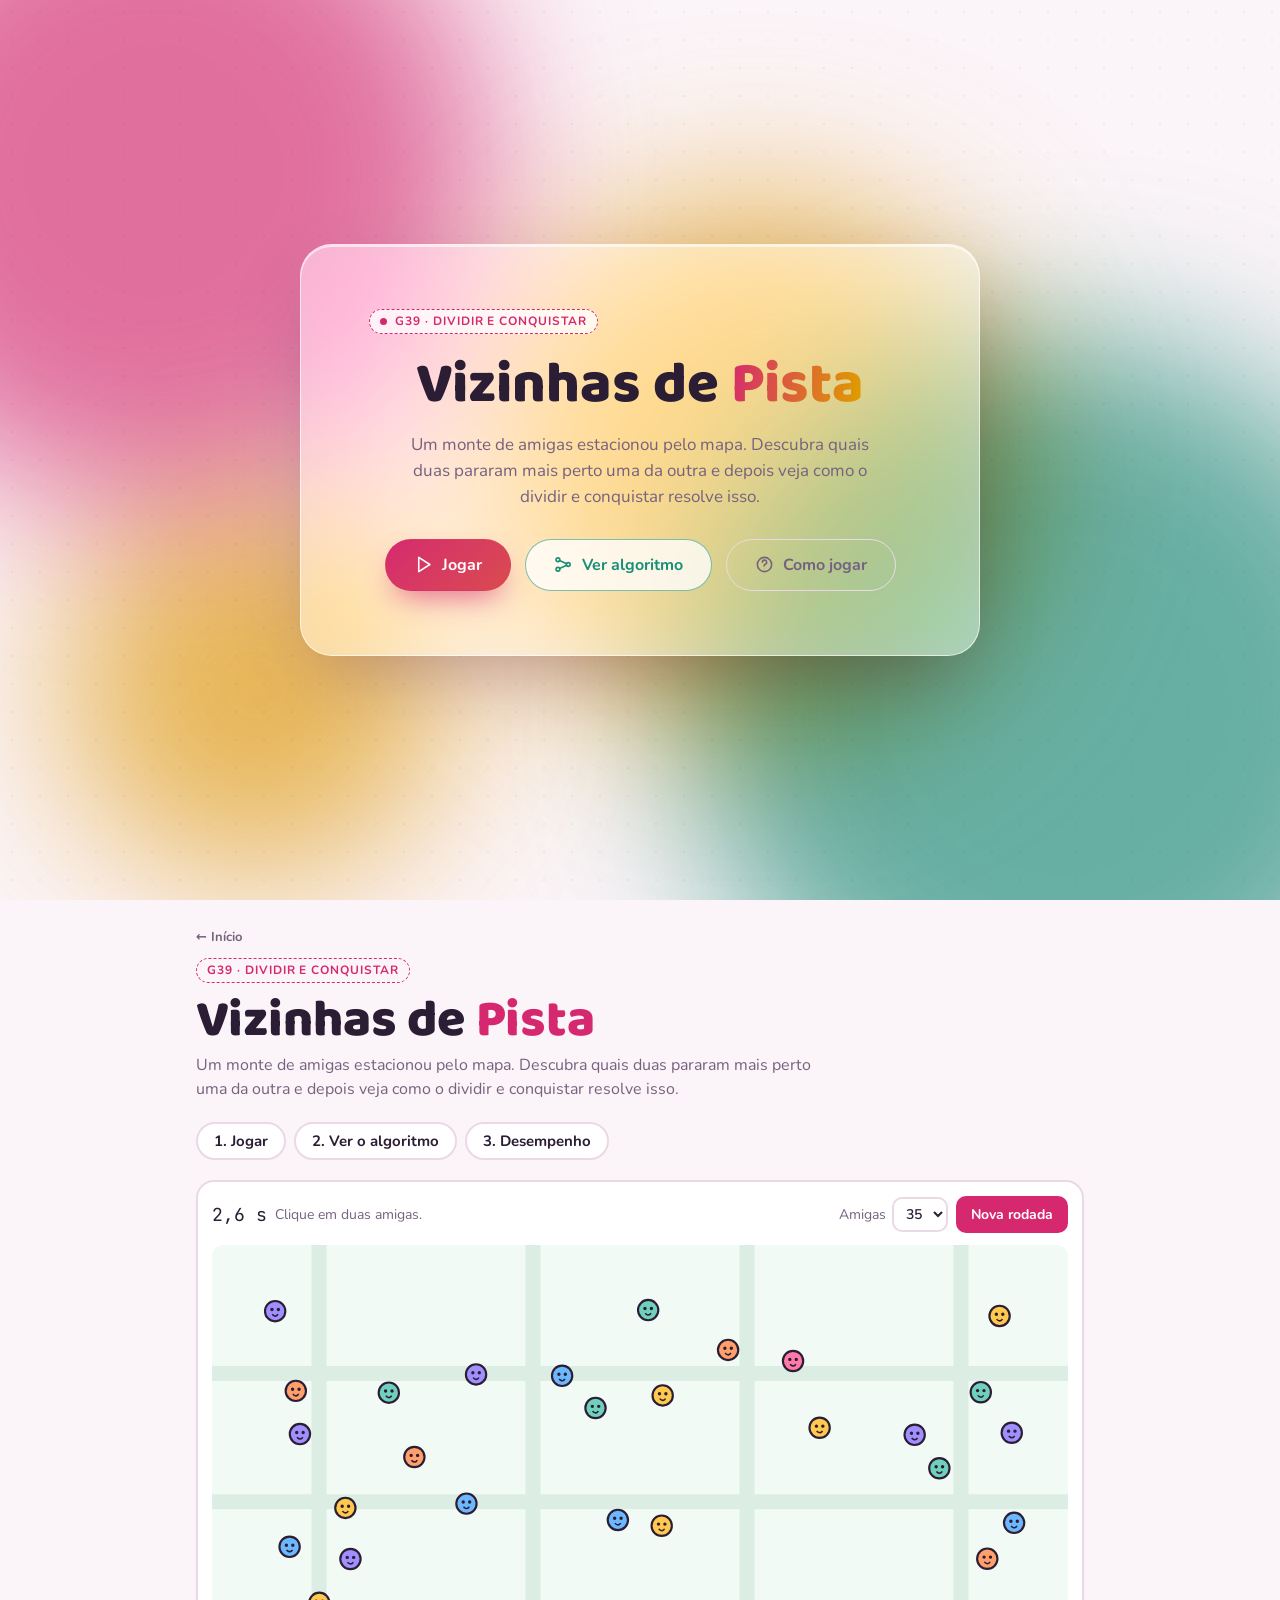
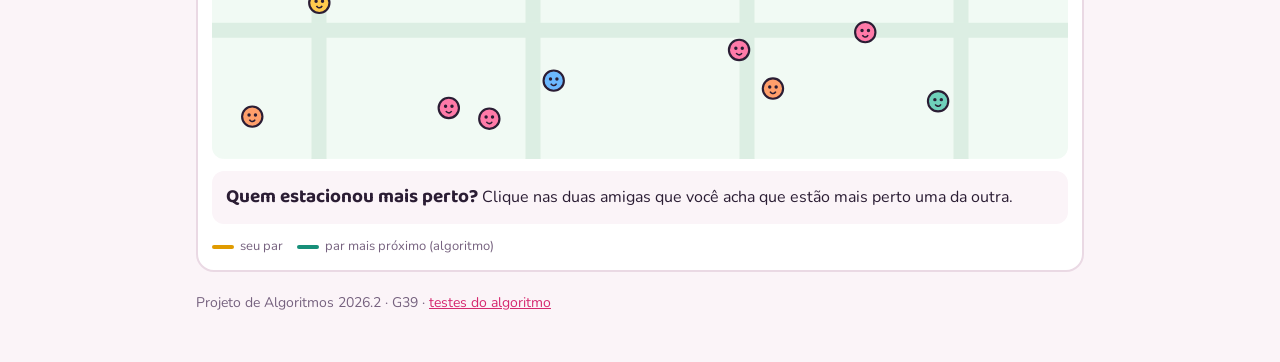
<file: index.html>
<!DOCTYPE html>
<html lang="pt-BR">
<head>
  <meta charset="utf-8">
  <meta name="viewport" content="width=device-width, initial-scale=1">
  <title>Vizinhas de Pista</title>
  <link rel="preconnect" href="https://fonts.googleapis.com">
  <link rel="stylesheet" href="https://fonts.googleapis.com/css2?family=Baloo+2:wght@600;800&family=Nunito:wght@400;600;700&family=JetBrains+Mono:wght@500&display=swap">
  <link rel="stylesheet" href="style.css">
</head>
<body>
  <div class="aura-fundo" aria-hidden="true">
    <span class="bolha bolha-1"></span>
    <span class="bolha bolha-2"></span>
    <span class="bolha bolha-3"></span>
    <span class="bolha bolha-4"></span>
    <span class="grade"></span>
  </div>

  <section class="tela-inicio" id="tela-inicio">
    <div class="cartao-inicio">
      <span class="selo"><i class="ponto-vivo"></i>G39 · Dividir e Conquistar</span>
      <h1>Vizinhas de <span class="gradiente">Pista</span></h1>
      <p class="missao">Um monte de amigas estacionou pelo mapa. Descubra quais duas pararam mais perto uma da outra e depois veja como o dividir e conquistar resolve isso.</p>
      <div class="botoes-inicio">
        <button type="button" class="principal" id="btnJogar">
          <svg viewBox="0 0 24 24" fill="none" stroke="currentColor" stroke-width="2" stroke-linecap="round" stroke-linejoin="round"><polygon points="6 3 20 12 6 21 6 3"></polygon></svg>
          Jogar
        </button>
        <button type="button" class="secundario" id="btnVerAlgoritmo">
          <svg viewBox="0 0 24 24" fill="none" stroke="currentColor" stroke-width="2" stroke-linecap="round" stroke-linejoin="round"><circle cx="5" cy="6" r="2.4"></circle><circle cx="5" cy="18" r="2.4"></circle><circle cx="18" cy="12" r="2.4"></circle><path d="M7 7l9 4M7 17l9-4"></path></svg>
          Ver algoritmo
        </button>
        <button type="button" class="fantasma" id="btnComoJogar">
          <svg viewBox="0 0 24 24" fill="none" stroke="currentColor" stroke-width="2" stroke-linecap="round" stroke-linejoin="round"><circle cx="12" cy="12" r="9"></circle><path d="M9.3 9.2a2.7 2.7 0 1 1 3.6 2.5c-.9.4-1.4 1-1.4 1.9v.3"></path><circle cx="12" cy="16.7" r=".4" fill="currentColor" stroke="none"></circle></svg>
          Como jogar
        </button>
      </div>
    </div>
  </section>

  <div class="pagina app" id="app" hidden>
    <header class="cabecalho">
      <button type="button" class="voltar" id="btnVoltarInicio" title="Voltar para o início">← Início</button>
      <span class="selo">G39 · Dividir e Conquistar</span>
      <h1>Vizinhas de <span>Pista</span></h1>
      <p class="missao">Um monte de amigas estacionou pelo mapa. Descubra quais duas pararam mais perto uma da outra e depois veja como o dividir e conquistar resolve isso.</p>
    </header>

    <nav class="abas" role="tablist">
      <button type="button" class="aba" role="tab" id="aba-jogar" data-aba="jogar">1. Jogar</button>
      <button type="button" class="aba" role="tab" id="aba-algoritmo" data-aba="algoritmo">2. Ver o algoritmo</button>
      <button type="button" class="aba" role="tab" id="aba-desempenho" data-aba="desempenho">3. Desempenho</button>
    </nav>

    <section class="painel" id="view-jogar">
      <div class="barra">
        <div class="grupo">
          <span class="numero" id="cronometro">0,0 s</span>
          <span class="dica" id="dica">Clique em duas amigas.</span>
        </div>
        <div class="grupo">
          <label for="nJogo">Amigas
            <select id="nJogo"><option>20</option><option selected>35</option><option>60</option></select>
          </label>
          <button type="button" class="principal" id="novaRodada">Nova rodada</button>
        </div>
      </div>
      <canvas id="cvJogo" aria-label="Mapa com as amigas estacionadas"></canvas>
      <p class="mensagem" id="msgJogo"></p>
      <div class="placar" id="placarJogo" hidden>
        <div class="voce"><span>Seu par</span><strong id="placarVoce">–</strong></div>
        <div class="par"><span>Par mais próximo</span><strong id="placarMelhor">–</strong></div>
        <div class="par"><span>Comparações (D&amp;C)</span><strong id="placarDc">–</strong></div>
        <div class="bruta"><span>Força bruta faria</span><strong id="placarForcaBruta">–</strong></div>
      </div>
      <p class="legenda">
        <span><i class="traco voce"></i>seu par</span>
        <span><i class="traco par"></i>par mais próximo (algoritmo)</span>
      </p>
    </section>

    <section class="painel" id="view-algoritmo" hidden>
      <canvas id="cvAlg" aria-label="Animação do algoritmo de par mais próximo"></canvas>
      <p class="legenda">
        <span><i class="traco destaque"></i>par sendo comparado</span>
        <span><i class="traco par"></i>melhor par de cada região resolvida</span>
        <span><i class="traco faixa"></i>faixa de largura 2δ</span>
      </p>
    </section>

    <section class="painel" id="view-desempenho" hidden></section>

    <footer class="rodape">
      <p>Projeto de Algoritmos 2026.2 · G39 · <a href="testes.html">testes do algoritmo</a></p>
    </footer>
  </div>

  <dialog class="modal-instrucoes" id="modalComoJogar">
    <h2>Como jogar</h2>
    <ol>
      <li>Escolha quantas amigas vão aparecer no mapa (20, 35 ou 60) e clique em <strong>Nova rodada</strong>.</li>
      <li>Olhe o mapa e ache, no olho, as duas amigas que pararam mais perto uma da outra.</li>
      <li>Clique nela, depois clique na outra, para formar seu par.</li>
      <li>O jogo mostra na hora se você acertou, comparando seu par com o par encontrado pelo algoritmo de dividir e conquistar.</li>
      <li>Quanto mais amigas no mapa, mais fácil o olho se confundir — e mais clara fica a vantagem do algoritmo.</li>
    </ol>
    <p class="dica-modal">Curiosidade: dá pra ver o algoritmo resolvendo o mesmo problema passo a passo na aba "Ver o algoritmo", e comparar a velocidade dele com a força bruta na aba "Desempenho".</p>
    <button type="button" class="principal" id="fecharModalComoJogar">Entendi</button>
  </dialog>

  <script src="par-mais-proximo.js"></script>
  <script src="desenho.js"></script>
  <script src="jogo.js"></script>
  <script src="animacao.js"></script>
  <script src="benchmark.js"></script>
  <script>
    const ABAS = ["jogar", "algoritmo", "desempenho"];
    const telaInicio = document.getElementById("tela-inicio");
    const app = document.getElementById("app");

    function mostrarAba(nome) {
      for (const aba of ABAS) {
        document.getElementById("view-" + aba).hidden = aba !== nome;
        document.getElementById("aba-" + aba).setAttribute("aria-selected", aba === nome);
      }
    }

    function mostrarTela(hash) {
      if (ABAS.includes(hash)) {
        telaInicio.hidden = true;
        app.hidden = false;
        mostrarAba(hash);
      } else {
        app.hidden = true;
        telaInicio.hidden = false;
      }
    }

    document.querySelectorAll(".aba").forEach(botao => {
      botao.addEventListener("click", () => { location.hash = botao.dataset.aba; });
    });
    document.getElementById("btnJogar").addEventListener("click", () => { location.hash = "jogar"; });
    document.getElementById("btnVerAlgoritmo").addEventListener("click", () => { location.hash = "algoritmo"; });
    document.getElementById("btnVoltarInicio").addEventListener("click", () => { location.hash = "inicio"; });

    const modalComoJogar = document.getElementById("modalComoJogar");
    document.getElementById("btnComoJogar").addEventListener("click", () => { modalComoJogar.showModal(); });
    document.getElementById("fecharModalComoJogar").addEventListener("click", () => { modalComoJogar.close(); });
    modalComoJogar.addEventListener("click", (evento) => {
      if (evento.target === modalComoJogar) modalComoJogar.close();
    });

    window.addEventListener("hashchange", () => mostrarTela(location.hash.slice(1)));
    mostrarTela(location.hash.slice(1));
  </script>
</body>
</html>
</file>
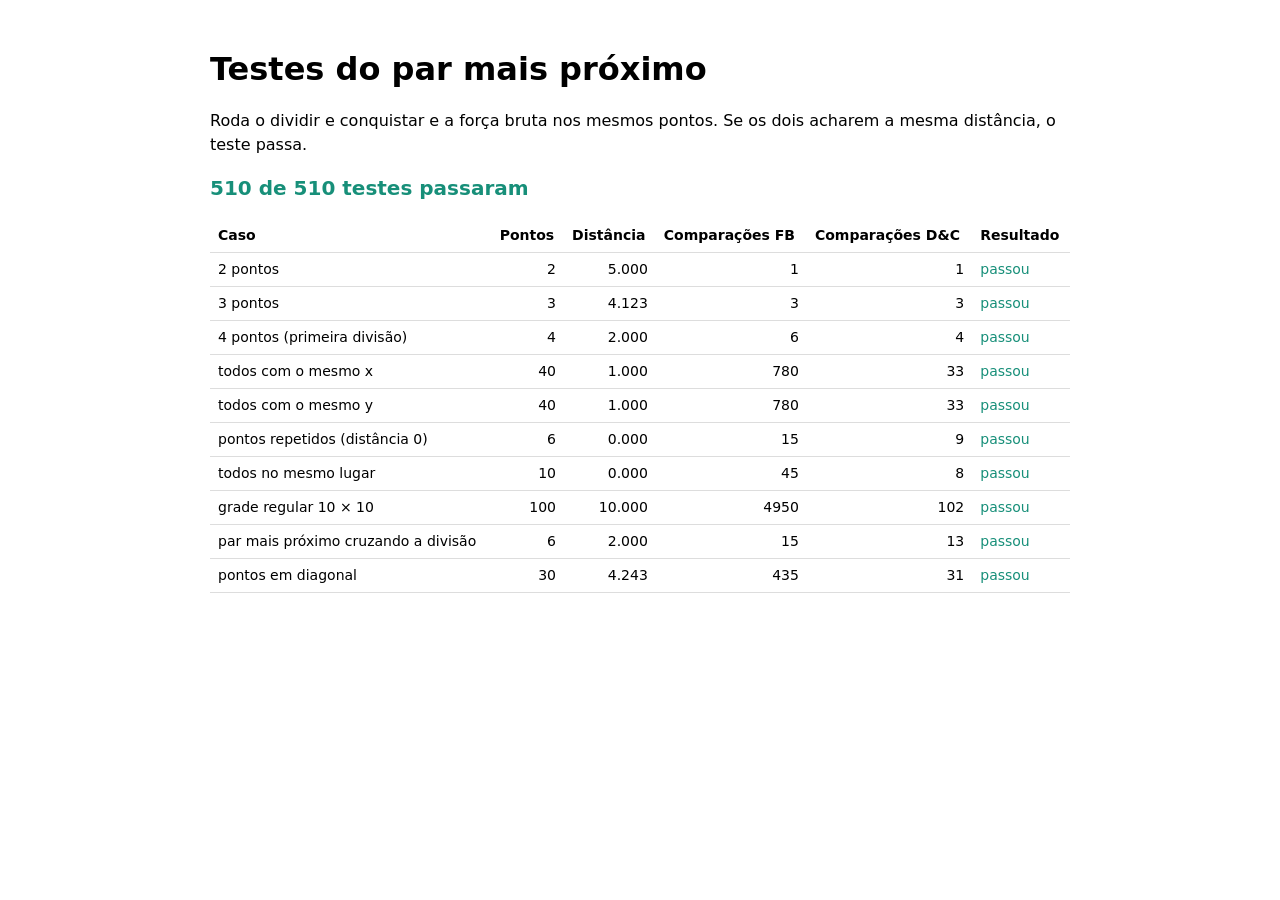
<file: testes.html>
<!DOCTYPE html>
<html lang="pt-BR">
<head>
<meta charset="utf-8">
<meta name="viewport" content="width=device-width, initial-scale=1">
<title>Testes · par mais próximo</title>
<style>
  body { font-family: system-ui, sans-serif; max-width: 860px; margin: 0 auto; padding: 24px 16px; line-height: 1.5; }
  h1 { margin-bottom: 4px; }
  .resumo { font-size: 20px; font-weight: 700; margin: 16px 0; }
  .ok { color: #178f79; }
  .falha { color: #c0264f; }
  table { width: 100%; border-collapse: collapse; font-size: 14px; }
  th, td { text-align: left; padding: 6px 8px; border-bottom: 1px solid #ddd; }
  td.num { text-align: right; font-variant-numeric: tabular-nums; }
  pre { background: #f4f4f4; padding: 8px; overflow-x: auto; font-size: 12px; max-height: 200px; }
</style>
</head>
<body>
  <h1>Testes do par mais próximo</h1>
  <p>Roda o dividir e conquistar e a força bruta nos mesmos pontos. Se os dois acharem a mesma distância, o teste passa.</p>
  <div class="resumo" id="resumo">Rodando…</div>
  <table>
    <thead><tr><th>Caso</th><th>Pontos</th><th>Distância</th><th>Comparações FB</th><th>Comparações D&amp;C</th><th>Resultado</th></tr></thead>
    <tbody id="especiais"></tbody>
  </table>
  <div id="falhas"></div>

  <script src="par-mais-proximo.js"></script>
  <script>
    // folga pequena porque as coordenadas sao numeros quebrados
    const mesmaDistancia = (d1, d2) => Math.abs(d1 - d2) < 1e-9;

    // com "inteiros" as coordenadas ficam entre 0 e 49, o que forca x iguais,
    // y iguais e pontos repetidos
    function pontosAleatorios(n, inteiros) {
      const pontos = [];
      for (let i = 0; i < n; i++) {
        const x = inteiros ? Math.floor(Math.random() * 50) : Math.random() * 1000;
        const y = inteiros ? Math.floor(Math.random() * 50) : Math.random() * 1000;
        pontos.push({ id: i + 1, x, y });
      }
      return pontos;
    }

    const comIds = coords => coords.map(([x, y], i) => ({ id: i + 1, x, y }));

    const CASOS_ESPECIAIS = [
      ["2 pontos", comIds([[0, 0], [3, 4]])],
      ["3 pontos", comIds([[0, 0], [10, 0], [4, 1]])],
      ["4 pontos (primeira divisão)", comIds([[0, 0], [1, 5], [2, 0], [3, 5]])],
      ["todos com o mesmo x", comIds(Array.from({ length: 40 }, (_, i) => [7, i * i % 97]))],
      ["todos com o mesmo y", comIds(Array.from({ length: 40 }, (_, i) => [i * 13 % 101, 7]))],
      ["pontos repetidos (distância 0)", comIds([[5, 5], [1, 9], [5, 5], [8, 2], [3, 3], [9, 9]])],
      ["todos no mesmo lugar", comIds(Array.from({ length: 10 }, () => [2, 2]))],
      ["grade regular 10 × 10", comIds(Array.from({ length: 100 }, (_, i) => [(i % 10) * 10, Math.floor(i / 10) * 10]))],
      ["par mais próximo cruzando a divisão", comIds([[0, 0], [0, 100], [49, 50], [51, 50], [100, 0], [100, 100]])],
      ["pontos em diagonal", comIds(Array.from({ length: 30 }, (_, i) => [i * 3, i * 3]))],
    ];

    const falhas = [];
    function testar(nome, pontos) {
      const fb = forcaBruta(pontos);
      const dc = parMaisProximo(pontos);
      const passou = mesmaDistancia(fb.best.d, dc.best.d) && mesmaDistancia(dc.best.d, Math.hypot(dc.best.a.x - dc.best.b.x, dc.best.a.y - dc.best.b.y));
      if (!passou) falhas.push({ nome, pontos, fb: fb.best.d, dc: dc.best.d });
      return { passou, fb, dc };
    }

    setTimeout(() => {
      let total = 0, passaram = 0;

      const linhas = CASOS_ESPECIAIS.map(([nome, pontos]) => {
        const { passou, fb, dc } = testar(nome, pontos);
        total++; if (passou) passaram++;
        return `<tr><td>${nome}</td><td class="num">${pontos.length}</td><td class="num">${dc.best.d.toFixed(3)}</td>
          <td class="num">${fb.comps}</td><td class="num">${dc.comps}</td>
          <td class="${passou ? "ok" : "falha"}">${passou ? "passou" : "FALHOU"}</td></tr>`;
      });
      document.getElementById("especiais").innerHTML = linhas.join("");

      // 500 conjuntos de 2 a 2000 pontos. sai mais conjunto pequeno que grande
      // porque a forca bruta demora
      for (let i = 0; i < 500; i++) {
        const n = 2 + Math.floor(Math.random() ** 3 * 1999);
        const { passou } = testar(`aleatório #${i + 1}`, pontosAleatorios(n, i % 2 === 0));
        total++; if (passou) passaram++;
      }

      const resumo = document.getElementById("resumo");
      resumo.textContent = `${passaram} de ${total} testes passaram`;
      resumo.className = "resumo " + (passaram === total ? "ok" : "falha");

      document.getElementById("falhas").innerHTML = falhas.slice(0, 5).map(f =>
        `<h3 class="falha">${f.nome}: força bruta ${f.fb}, D&amp;C ${f.dc}</h3>
         <pre>${JSON.stringify(f.pontos.map(p => [p.x, p.y]))}</pre>`
      ).join("");
    }, 30);
  </script>
</body>
</html>
</file>
<file: style.css>
:root {
  --cor-fundo: #fbf4f8;
  --cor-superficie: #ffffff;
  --cor-texto: #2b1d34;
  --cor-texto-suave: #76627f;
  --cor-linha: #ead9e4;
  --cor-destaque: #d6286f;
  --cor-par: #178f79;
  --cor-faixa: #e09b00;
  --cor-voce: #e09b00;
  --cor-mapa: #f1faf4;
  --cor-rua: #dceee3;

  --fonte-titulo: "Baloo 2", "Trebuchet MS", system-ui, sans-serif;
  --fonte-texto: "Nunito", system-ui, -apple-system, "Segoe UI", sans-serif;
  --fonte-numero: "JetBrains Mono", ui-monospace, Menlo, monospace;

  --vidro-bg: rgba(255, 255, 255, .5);
  --vidro-bg-forte: rgba(255, 255, 255, .78);
  --vidro-borda: rgba(255, 255, 255, .65);
  --sombra-cartao: 0 30px 80px -20px rgba(80, 20, 60, .35), 0 2px 0 rgba(255, 255, 255, .6) inset;
}

@media (prefers-color-scheme: dark) {
  :root {
    --cor-fundo: #1a1320;
    --cor-superficie: #241a2c;
    --cor-texto: #f5e8f1;
    --cor-texto-suave: #b6a2bf;
    --cor-linha: #3a2c44;
    --cor-destaque: #ff5a9a;
    --cor-par: #43d1b4;
    --cor-faixa: #ffc53d;
    --cor-voce: #ffc53d;
    --cor-mapa: #1c2622;
    --cor-rua: #2a3832;
    color-scheme: dark;

    --vidro-bg: rgba(36, 26, 44, .55);
    --vidro-bg-forte: rgba(36, 26, 44, .8);
    --vidro-borda: rgba(255, 255, 255, .1);
    --sombra-cartao: 0 30px 80px -20px rgba(0, 0, 0, .6), 0 1px 0 rgba(255, 255, 255, .06) inset;
  }
}

* { box-sizing: border-box; }

body {
  margin: 0;
  background: var(--cor-fundo);
  color: var(--cor-texto);
  font-family: var(--fonte-texto);
  font-size: 16px;
  line-height: 1.55;
  min-height: 100vh;
}

.aura-fundo {
  position: fixed;
  inset: 0;
  z-index: -1;
  overflow: hidden;
  background: var(--cor-fundo);
}
.bolha {
  position: absolute;
  border-radius: 50%;
  filter: blur(80px);
  opacity: .65;
  mix-blend-mode: var(--mescla-bolha, multiply);
  will-change: transform;
}
@media (prefers-color-scheme: dark) {
  .bolha { --mescla-bolha: screen; opacity: .5; }
}
.bolha-1 {
  top: -18%;
  left: -14%;
  width: 52vmax;
  height: 52vmax;
  background: var(--cor-destaque);
  animation: flutuar-1 28s ease-in-out infinite alternate;
}
.bolha-2 {
  bottom: -20%;
  right: -12%;
  width: 58vmax;
  height: 58vmax;
  background: var(--cor-par);
  animation: flutuar-2 34s ease-in-out infinite alternate;
}
.bolha-3 {
  top: 22%;
  left: 38%;
  width: 42vmax;
  height: 42vmax;
  background: var(--cor-faixa);
  animation: flutuar-3 24s ease-in-out infinite alternate;
}
.bolha-4 {
  top: 55%;
  left: 5%;
  width: 30vmax;
  height: 30vmax;
  background: var(--cor-voce);
  animation: flutuar-4 19s ease-in-out infinite alternate;
}
.grade {
  position: absolute;
  inset: -2px;
  background-image: radial-gradient(var(--cor-texto) 1px, transparent 1px);
  background-size: 28px 28px;
  opacity: .05;
}
@keyframes flutuar-1 {
  from { transform: translate(0, 0) scale(1) rotate(0deg); }
  to   { transform: translate(14vw, 10vh) scale(1.2) rotate(20deg); }
}
@keyframes flutuar-2 {
  from { transform: translate(0, 0) scale(1) rotate(0deg); }
  to   { transform: translate(-12vw, -14vh) scale(1.12) rotate(-15deg); }
}
@keyframes flutuar-3 {
  from { transform: translate(0, 0) scale(1); }
  to   { transform: translate(-10vw, 14vh) scale(.85); }
}
@keyframes flutuar-4 {
  from { transform: translate(0, 0) scale(1); }
  to   { transform: translate(10vw, -12vh) scale(1.25); }
}
@media (prefers-reduced-motion: reduce) {
  .bolha { animation: none !important; }
}

.tela-inicio {
  min-height: 100vh;
  display: grid;
  justify-items: center;
  align-content: center;
  padding: 48px 20px;
}
.tela-inicio[hidden] { display: none; }

.cartao-inicio {
  width: min(680px, 100%);
  text-align: center;
  display: grid;
  justify-items: center;
  gap: 18px;
  padding: 64px 68px;
  border-radius: 32px;
  background: var(--vidro-bg);
  border: 1px solid var(--vidro-borda);
  box-shadow: var(--sombra-cartao);
  backdrop-filter: blur(22px) saturate(160%);
  -webkit-backdrop-filter: blur(22px) saturate(160%);
  animation: subir-surgir .7s cubic-bezier(.2, .8, .2, 1) both;
}
@keyframes subir-surgir {
  from { opacity: 0; transform: translateY(18px) scale(.98); }
  to   { opacity: 1; transform: translateY(0) scale(1); }
}

.tela-inicio .selo {
  display: inline-flex;
  align-items: center;
  gap: 8px;
  background: var(--vidro-bg-forte);
}
.ponto-vivo {
  width: 7px;
  height: 7px;
  border-radius: 50%;
  background: var(--cor-destaque);
  box-shadow: 0 0 0 0 color-mix(in srgb, var(--cor-destaque) 60%, transparent);
  animation: pulsar 2.2s ease-out infinite;
}
@keyframes pulsar {
  0%   { box-shadow: 0 0 0 0 color-mix(in srgb, var(--cor-destaque) 55%, transparent); }
  70%  { box-shadow: 0 0 0 7px color-mix(in srgb, var(--cor-destaque) 0%, transparent); }
  100% { box-shadow: 0 0 0 0 color-mix(in srgb, var(--cor-destaque) 0%, transparent); }
}

.cartao-inicio h1 {
  margin: 4px 0 0;
  font-size: clamp(40px, 6vw, 58px);
}
.gradiente {
  background: linear-gradient(100deg, var(--cor-destaque), var(--cor-faixa) 45%, var(--cor-destaque) 90%);
  background-size: 220% auto;
  background-clip: text;
  -webkit-background-clip: text;
  color: transparent;
  animation: brilhar 7s linear infinite;
}
@keyframes brilhar {
  to { background-position: -220% center; }
}

.cartao-inicio .missao { max-width: 46ch; font-size: 17px; }

.botoes-inicio {
  display: flex;
  flex-wrap: wrap;
  justify-content: center;
  gap: 14px;
  margin-top: 10px;
}
.botoes-inicio button {
  display: inline-flex;
  align-items: center;
  gap: 9px;
  font: 700 16px var(--fonte-texto);
  border-radius: 999px;
  padding: 14px 28px;
  cursor: pointer;
  border: 1.5px solid transparent;
  transition: transform .2s ease, box-shadow .2s ease, background .2s ease, border-color .2s ease;
}
.botoes-inicio svg { width: 19px; height: 19px; flex: none; }
.botoes-inicio button:hover { transform: translateY(-3px); }
.botoes-inicio button:active { transform: translateY(-1px); }

.botoes-inicio .principal {
  background: linear-gradient(135deg, var(--cor-destaque), color-mix(in srgb, var(--cor-destaque) 70%, var(--cor-faixa)));
  color: #fff;
  box-shadow: 0 14px 30px -10px color-mix(in srgb, var(--cor-destaque) 70%, transparent);
}
.botoes-inicio .principal:hover {
  box-shadow: 0 18px 36px -8px color-mix(in srgb, var(--cor-destaque) 85%, transparent);
}

.botoes-inicio .secundario {
  background: var(--vidro-bg-forte);
  border-color: color-mix(in srgb, var(--cor-par) 55%, transparent);
  color: var(--cor-par);
}
.botoes-inicio .secundario:hover {
  background: var(--cor-par);
  border-color: var(--cor-par);
  color: #fff;
  box-shadow: 0 14px 28px -10px color-mix(in srgb, var(--cor-par) 70%, transparent);
}

.botoes-inicio .fantasma {
  background: transparent;
  border-color: var(--cor-linha);
  color: var(--cor-texto-suave);
}
.botoes-inicio .fantasma:hover {
  color: var(--cor-texto);
  border-color: var(--cor-texto-suave);
}

.app .cabecalho { position: relative; }
.app .voltar {
  justify-self: start;
  background: transparent;
  border: none;
  color: var(--cor-texto-suave);
  font: 700 13px var(--fonte-texto);
  cursor: pointer;
  padding: 0 0 6px;
  display: inline-flex;
  align-items: center;
  gap: 4px;
  transition: color .15s ease, transform .15s ease;
}
.app .voltar:hover { color: var(--cor-destaque); transform: translateX(-2px); }

.modal-instrucoes {
  max-width: 520px;
  width: calc(100% - 40px);
  border: 1px solid var(--vidro-borda);
  border-radius: 24px;
  padding: 28px 30px;
  background: var(--vidro-bg-forte);
  backdrop-filter: blur(22px) saturate(160%);
  -webkit-backdrop-filter: blur(22px) saturate(160%);
  color: var(--cor-texto);
  box-shadow: var(--sombra-cartao);
  animation: subir-surgir .35s cubic-bezier(.2, .8, .2, 1) both;
}
.modal-instrucoes::backdrop { background: rgba(20, 10, 20, .55); backdrop-filter: blur(4px); }
.modal-instrucoes h2 { font-family: var(--fonte-titulo); font-size: 26px; margin: 0 0 14px; }
.modal-instrucoes ol { margin: 0 0 14px; padding-left: 22px; display: grid; gap: 10px; }
.modal-instrucoes .dica-modal {
  color: var(--cor-texto-suave);
  font-size: 14px;
  margin: 0 0 18px;
  padding: 10px 12px;
  border-radius: 12px;
  background: color-mix(in srgb, var(--cor-faixa) 14%, transparent);
}
.modal-instrucoes button {
  font: 700 14px var(--fonte-texto);
  border-radius: 999px;
  padding: 11px 24px;
  border: none;
  cursor: pointer;
  background: linear-gradient(135deg, var(--cor-destaque), color-mix(in srgb, var(--cor-destaque) 70%, var(--cor-faixa)));
  color: #fff;
  box-shadow: 0 14px 26px -10px color-mix(in srgb, var(--cor-destaque) 70%, transparent);
  transition: transform .2s ease;
}
.modal-instrucoes button:hover { transform: translateY(-2px); }

.pagina {
  max-width: 920px;
  margin: 0 auto;
  padding: 28px 16px 48px;
  display: grid;
  gap: 20px;
}

.cabecalho { display: grid; gap: 6px; }
.selo {
  justify-self: start;
  font-size: 12px;
  font-weight: 700;
  letter-spacing: .08em;
  text-transform: uppercase;
  color: var(--cor-destaque);
  border: 1.5px dashed var(--cor-destaque);
  border-radius: 999px;
  padding: 2px 10px;
}
h1 {
  font-family: var(--fonte-titulo);
  font-weight: 800;
  font-size: clamp(34px, 6vw, 52px);
  line-height: 1;
  margin: 6px 0 0;
}
h1 span { color: var(--cor-destaque); }
.missao { margin: 0; color: var(--cor-texto-suave); max-width: 62ch; }

.abas { display: flex; flex-wrap: wrap; gap: 8px; }
.aba {
  font: 700 15px var(--fonte-texto);
  color: var(--cor-texto);
  background: var(--cor-superficie);
  border: 2px solid var(--cor-linha);
  border-radius: 999px;
  padding: 7px 16px;
  cursor: pointer;
}
.aba[aria-selected="true"] { background: var(--cor-texto); color: var(--cor-fundo); border-color: var(--cor-texto); }

.painel {
  background: var(--cor-superficie);
  border: 2px solid var(--cor-linha);
  border-radius: 18px;
  padding: 14px;
  display: grid;
  gap: 12px;
  min-width: 0;
}
.painel[hidden] { display: none; }

canvas {
  width: 100%;
  aspect-ratio: 800 / 480;
  display: block;
  border-radius: 12px;
}
#cvJogo { cursor: pointer; }

.painel button {
  font: 700 14px var(--fonte-texto);
  color: var(--cor-texto);
  background: transparent;
  border: 2px solid var(--cor-linha);
  border-radius: 10px;
  padding: 7px 13px;
  cursor: pointer;
}
.painel button.principal, #algPlay, #benchRodar {
  background: var(--cor-destaque);
  border-color: var(--cor-destaque);
  color: #fff;
}
.painel button:disabled { opacity: .45; cursor: default; }
select {
  font: 600 14px var(--fonte-texto);
  color: var(--cor-texto);
  background: var(--cor-superficie);
  border: 2px solid var(--cor-linha);
  border-radius: 10px;
  padding: 5px 8px;
}
label { font-size: 14px; color: var(--cor-texto-suave); display: inline-flex; gap: 6px; align-items: center; }
button:focus-visible, select:focus-visible { outline: 3px solid var(--cor-faixa); outline-offset: 2px; }

.barra { display: flex; flex-wrap: wrap; align-items: center; justify-content: space-between; gap: 10px; }
.grupo { display: flex; flex-wrap: wrap; align-items: center; gap: 8px; }
.numero { font-family: var(--fonte-numero); font-variant-numeric: tabular-nums; font-size: 18px; }
.dica { font-size: 14px; color: var(--cor-texto-suave); }

.mensagem, .alg-mensagem {
  margin: 0;
  background: var(--cor-fundo);
  border-radius: 12px;
  padding: 12px 14px;
  min-height: 3.2em;
}
.mensagem strong, .alg-mensagem strong { font-family: var(--fonte-titulo); font-size: 19px; }

.placar, .alg-placar {
  display: grid;
  grid-template-columns: repeat(auto-fit, minmax(170px, 1fr));
  gap: 10px;
}
.placar[hidden] { display: none; }
.placar > div, .alg-placar > div { border-top: 3px solid var(--cor-linha); padding-top: 6px; }
.placar span, .alg-placar span {
  display: block;
  font-size: 12px;
  letter-spacing: .06em;
  text-transform: uppercase;
  color: var(--cor-texto-suave);
}
.placar strong, .alg-placar strong {
  font-family: var(--fonte-numero);
  font-variant-numeric: tabular-nums;
  font-size: 22px;
  font-weight: 500;
}
.placar .voce { border-color: var(--cor-voce); }
.placar .par, .alg-placar > div:nth-child(3) { border-color: var(--cor-par); }
.placar .bruta, .alg-placar > div:nth-child(4) { border-color: var(--cor-destaque); }

.alg-controles { display: flex; flex-wrap: wrap; align-items: center; gap: 8px; }

.legenda { margin: 0; display: flex; flex-wrap: wrap; gap: 14px; font-size: 13px; color: var(--cor-texto-suave); }
.traco { display: inline-block; width: 22px; height: 4px; border-radius: 2px; vertical-align: middle; margin-right: 6px; }
.traco.voce { background: var(--cor-voce); }
.traco.par { background: var(--cor-par); }
.traco.destaque { background: var(--cor-destaque); }
.traco.faixa { background: var(--cor-faixa); }

.benchmark { display: grid; gap: 12px; min-width: 0; }
.benchmark-topo { display: flex; flex-wrap: wrap; align-items: center; justify-content: space-between; gap: 10px; }
.benchmark-topo h2 { font-family: var(--fonte-titulo); font-size: 20px; margin: 0; }
.benchmark-grafico, .benchmark-tabela { overflow-x: auto; }
.benchmark-grafico svg { width: 100%; min-width: 520px; height: auto; display: block; }
.benchmark-legenda { margin: 0; display: flex; flex-wrap: wrap; gap: 14px; font-size: 13px; color: var(--cor-texto-suave); }
table { width: 100%; border-collapse: collapse; font-size: 14px; }
th, td { text-align: right; padding: 6px 8px; border-bottom: 1px solid var(--cor-linha); white-space: nowrap; }
th:first-child, td:first-child { text-align: left; }
th { font-size: 12px; letter-spacing: .05em; text-transform: uppercase; color: var(--cor-texto-suave); }
td { font-family: var(--fonte-numero); font-variant-numeric: tabular-nums; }

.rodape { font-size: 14px; color: var(--cor-texto-suave); }
.rodape p { margin: 0; }
.rodape a { color: var(--cor-destaque); }

@media (prefers-reduced-motion: reduce) {
  * { transition: none !important; }
}
</file>
